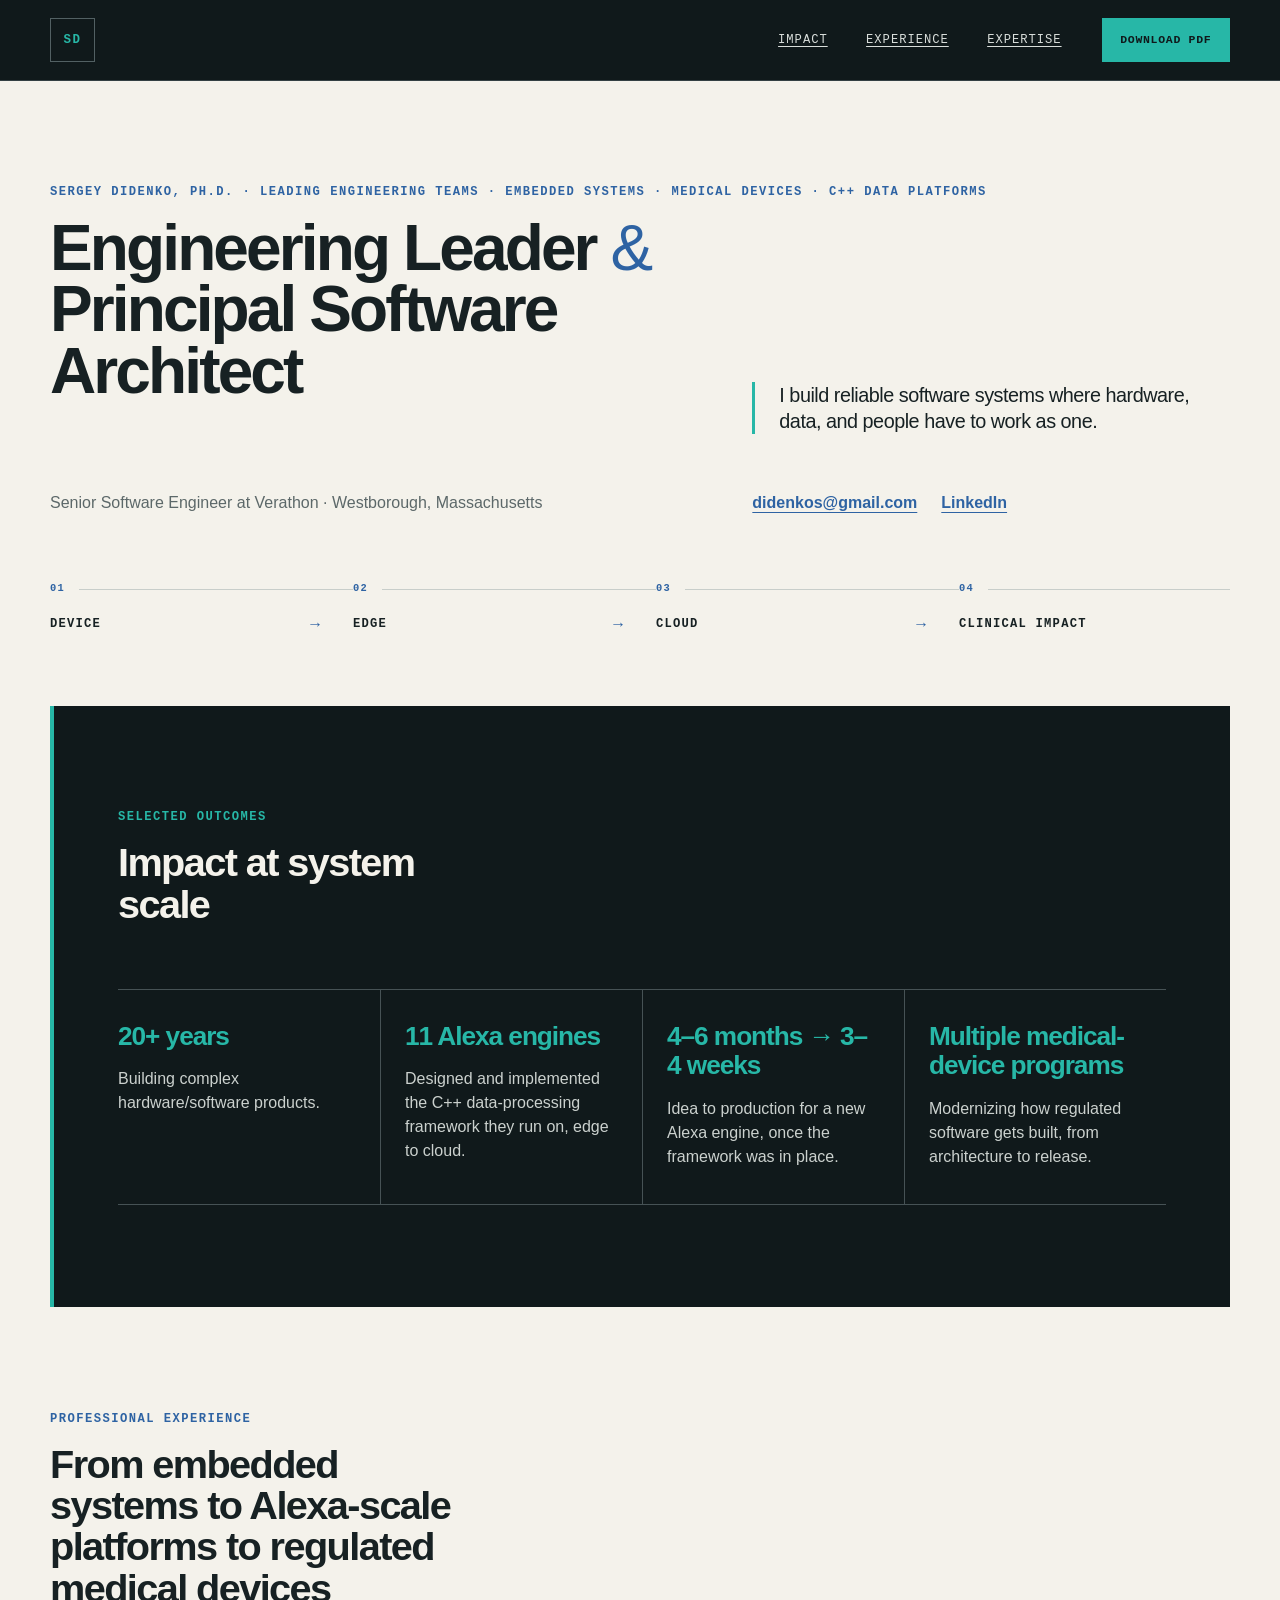
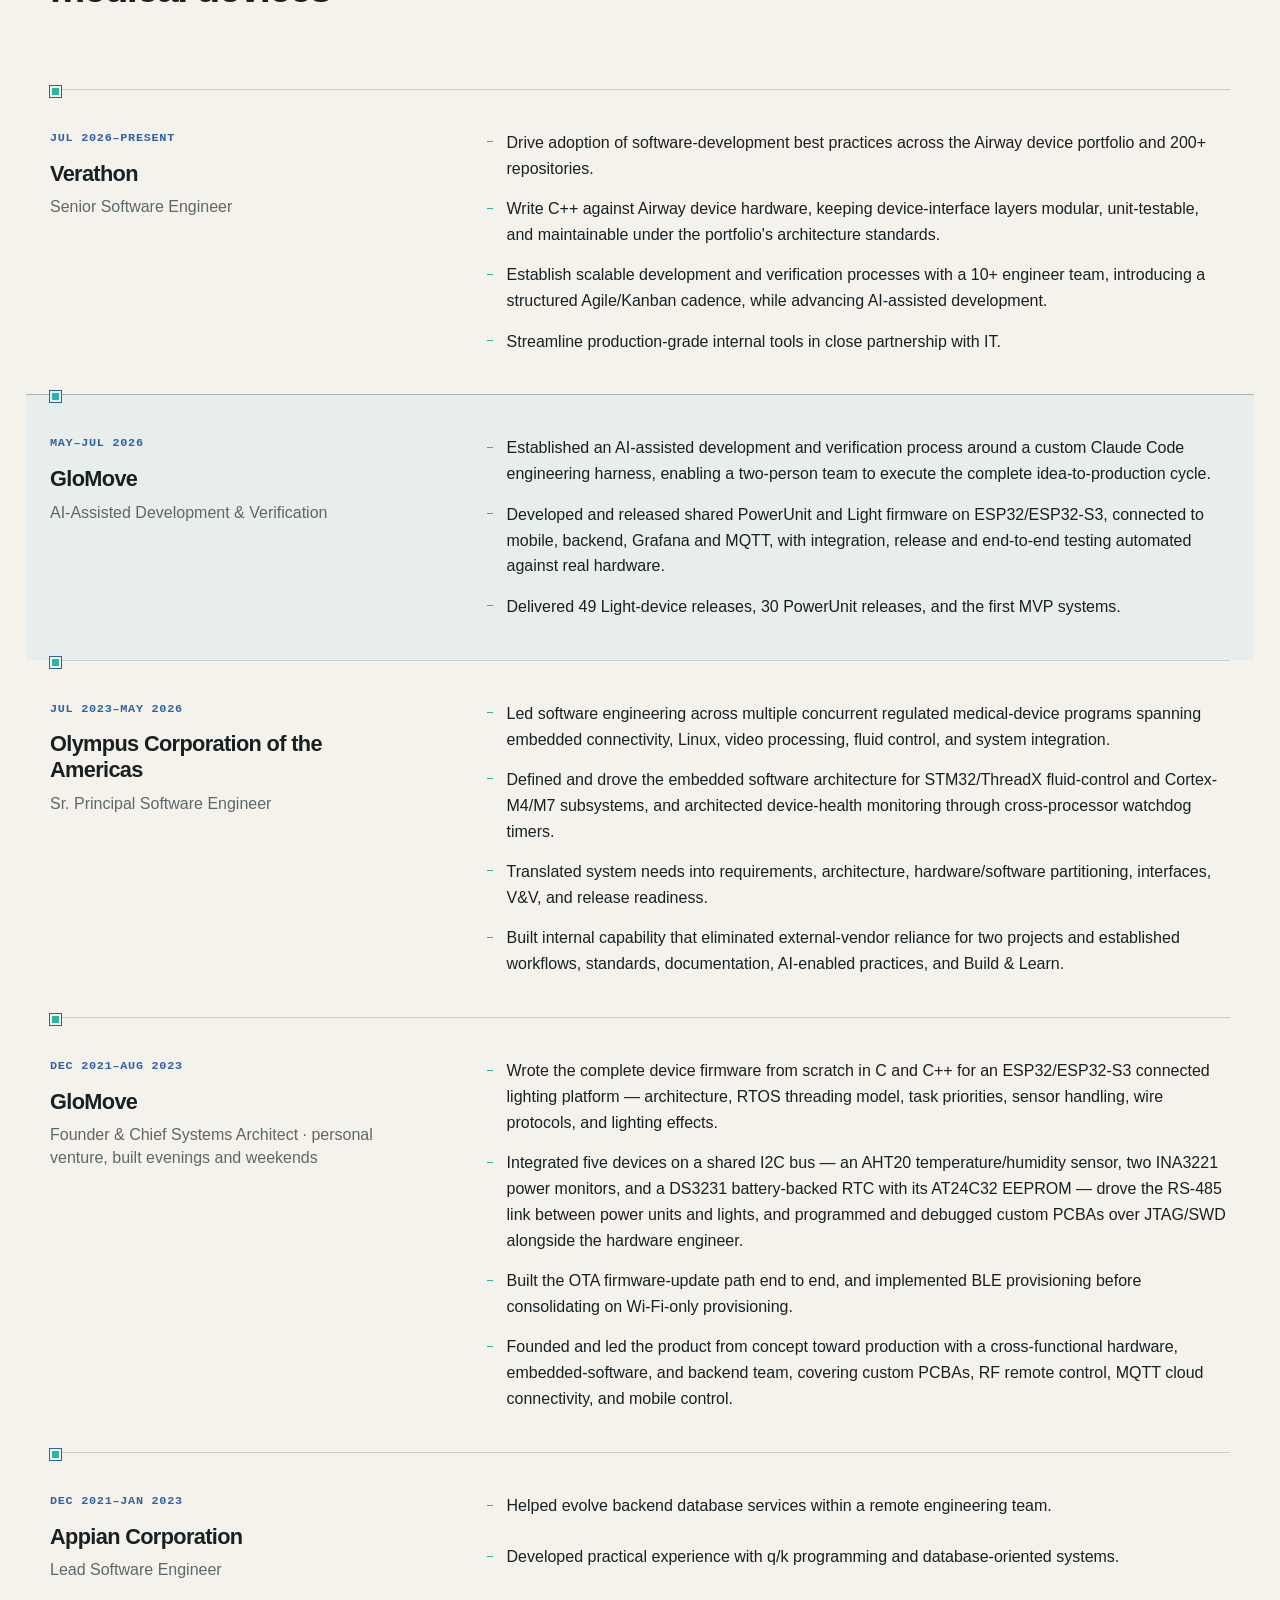
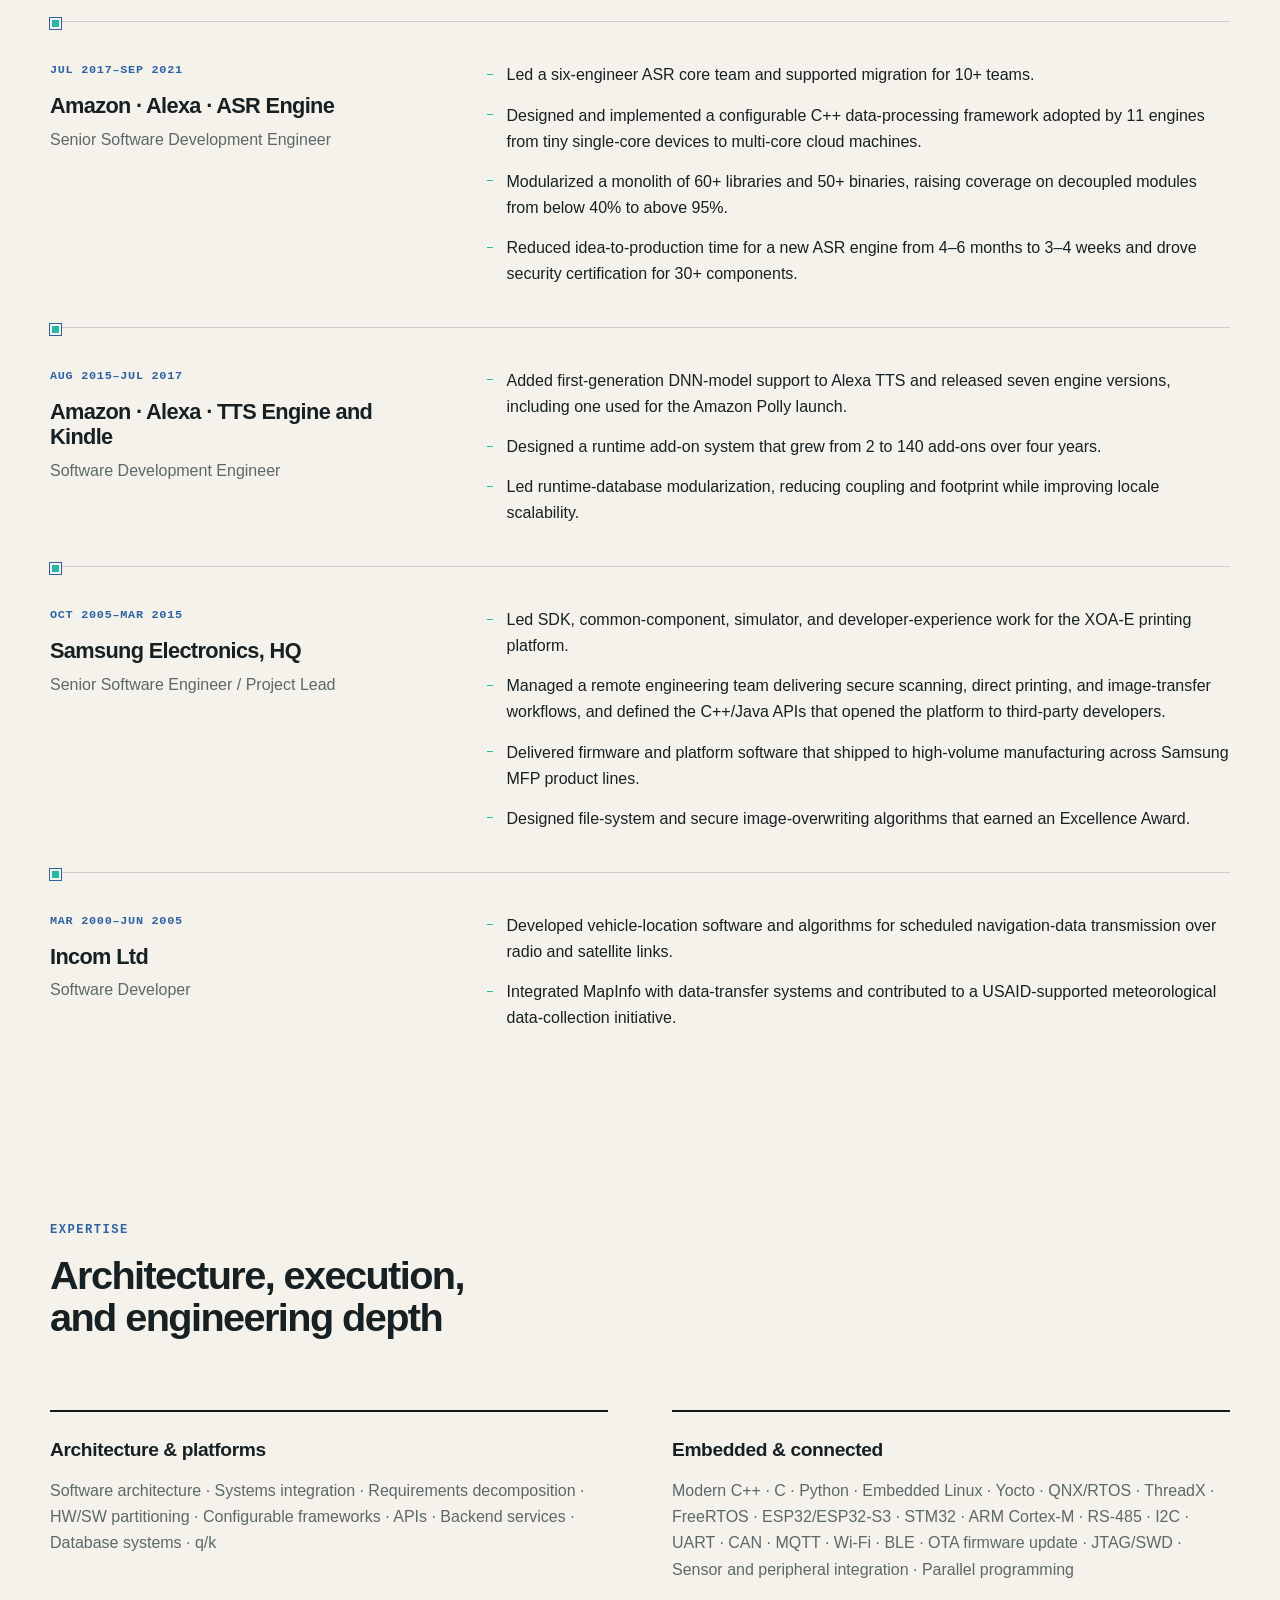
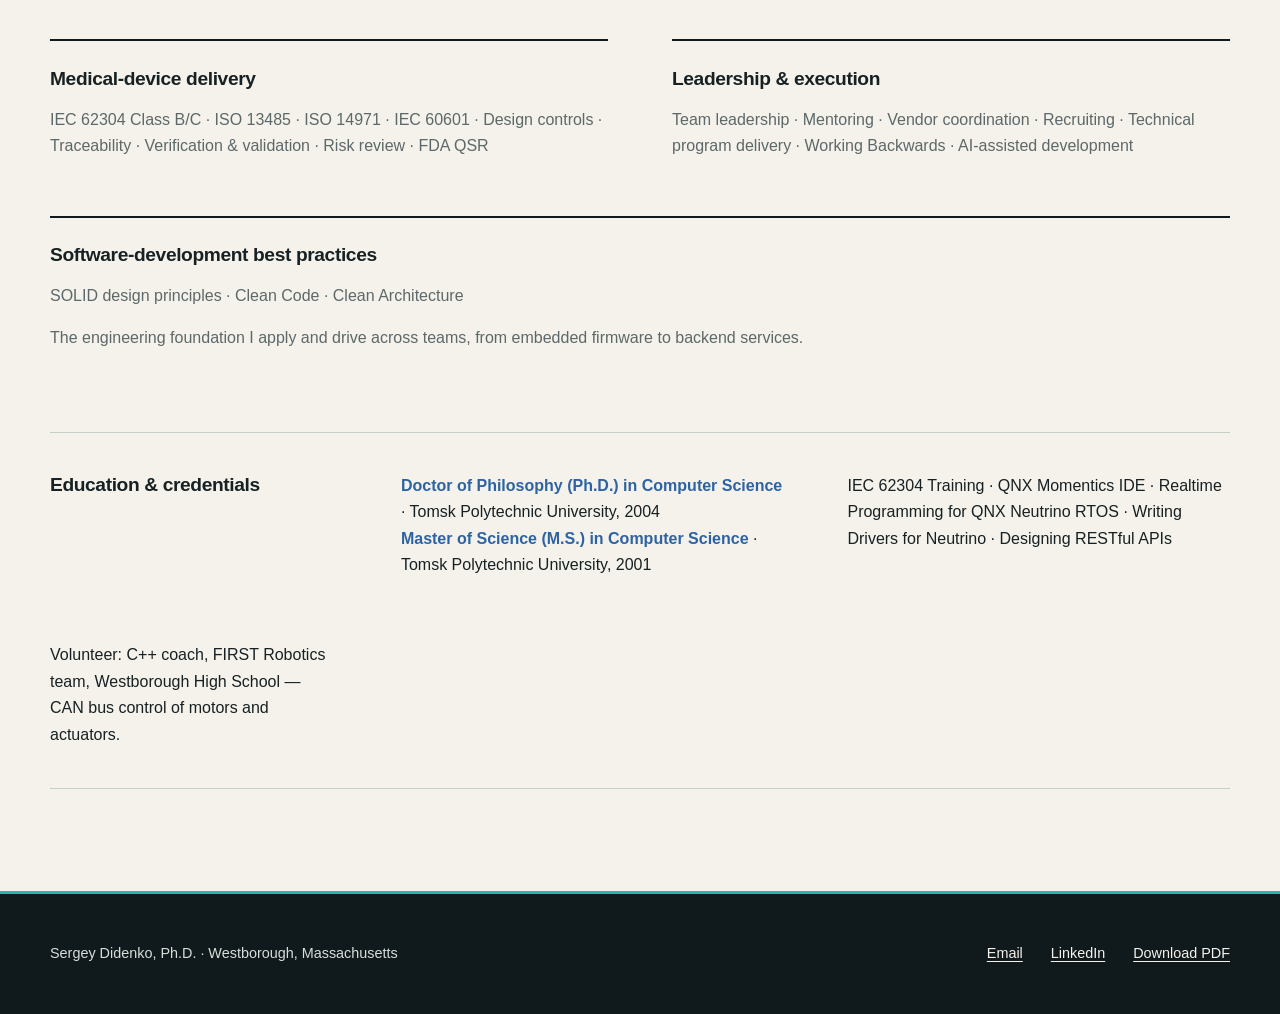
<file: index.html>
<!doctype html>
<html lang="en">
<head>
  <meta charset="utf-8">
  <meta name="viewport" content="width=device-width, initial-scale=1">
  <meta name="description" content="Sergey Didenko, Ph.D. — engineering leader and principal software architect leading teams across embedded systems, Amazon Alexa, medical devices, and C++ data platforms.">
  <title>Sergey Didenko, Ph.D. | Engineering Leader &amp; Principal Software Architect</title>
  <link rel="stylesheet" href="styles.css">
  <script src="script.js" defer></script>
</head>
<body>
  <a class="skip-link" href="#main-content">Skip to content</a>
  <header class="site-header">
    <nav aria-label="Primary navigation">
      <a class="wordmark" href="#top" aria-label="Sergey Didenko, Ph.D., back to top">SD</a>
      <div class="nav-links">
        <a href="#impact">Impact</a>
        <a href="#experience">Experience</a>
        <a href="#expertise">Expertise</a>
      </div>
      <a class="button button-primary" href="assets/Sergey_Didenko_Resume.pdf" download>Download PDF</a>
    </nav>
  </header>
  <main id="main-content">
    <section class="hero" id="top" aria-labelledby="hero-title">
      <p class="eyebrow">Sergey Didenko, Ph.D. · Leading Engineering Teams · Embedded systems · Medical devices · C++ data platforms</p>
      <h1 id="hero-title">Engineering Leader <span>&amp;</span><br>Principal Software Architect</h1>
      <p class="hero-statement">I build reliable software systems where hardware, data, and people have to work as one.</p>
      <p class="current-role">Senior Software Engineer at Verathon · Westborough, Massachusetts</p>
      <div class="contact-links" aria-label="Contact links">
        <a href="mailto:didenkos@gmail.com">didenkos@gmail.com</a>
        <a href="https://www.linkedin.com/in/didenkos">LinkedIn</a>
      </div>
      <ol class="systems-path" aria-label="Systems perspective">
        <li>Device</li><li>Edge</li><li>Cloud</li><li>Clinical Impact</li>
      </ol>
    </section>
    <section class="impact section" id="impact" aria-labelledby="impact-title">
      <p class="section-kicker">Selected outcomes</p>
      <h2 class="reveal" id="impact-title">Impact at system scale</h2>
      <div class="impact-grid">
        <article class="reveal"><strong>20+ years</strong><p>Building complex hardware/software products.</p></article>
        <article class="reveal"><strong>11 Alexa engines</strong><p>Designed and implemented the C++ data-processing framework they run on, edge to cloud.</p></article>
        <article class="reveal"><strong>4–6 months → 3–4 weeks</strong><p>Idea to production for a new Alexa engine, once the framework was in place.</p></article>
        <article class="reveal"><strong>Multiple medical-device programs</strong><p>Modernizing how regulated software gets built, from architecture to release.</p></article>
      </div>
    </section>
    <section class="experience section" id="experience" aria-labelledby="experience-title">
      <p class="section-kicker">Professional experience</p>
      <h2 class="reveal" id="experience-title">From embedded systems to Alexa-scale platforms to regulated medical devices</h2>
      <article class="experience-item reveal">
        <header><p class="date">Jul 2026–Present</p><h3>Verathon</h3><p>Senior Software Engineer</p></header>
        <ul><li>Drive adoption of software-development best practices across the Airway device portfolio and 200+ repositories.</li><li>Write C++ against Airway device hardware, keeping device-interface layers modular, unit-testable, and maintainable under the portfolio's architecture standards.</li><li>Establish scalable development and verification processes with a 10+ engineer team, introducing a structured Agile/Kanban cadence, while advancing AI-assisted development.</li><li>Streamline production-grade internal tools in close partnership with IT.</li></ul>
      </article>
      <article class="experience-item reveal featured-project">
        <header><p class="date">May–Jul 2026</p><h3>GloMove</h3><p>AI-Assisted Development &amp; Verification</p></header>
        <ul><li>Established an AI-assisted development and verification process around a custom Claude Code engineering harness, enabling a two-person team to execute the complete idea-to-production cycle.</li><li>Developed and released shared PowerUnit and Light firmware on ESP32/ESP32-S3, connected to mobile, backend, Grafana and MQTT, with integration, release and end-to-end testing automated against real hardware.</li><li>Delivered 49 Light-device releases, 30 PowerUnit releases, and the first MVP systems.</li></ul>
      </article>
      <article class="experience-item reveal">
        <header><p class="date">Jul 2023–May 2026</p><h3>Olympus Corporation of the Americas</h3><p>Sr. Principal Software Engineer</p></header>
        <ul><li>Led software engineering across multiple concurrent regulated medical-device programs spanning embedded connectivity, Linux, video processing, fluid control, and system integration.</li><li>Defined and drove the embedded software architecture for STM32/ThreadX fluid-control and Cortex-M4/M7 subsystems, and architected device-health monitoring through cross-processor watchdog timers.</li><li>Translated system needs into requirements, architecture, hardware/software partitioning, interfaces, V&amp;V, and release readiness.</li><li>Built internal capability that eliminated external-vendor reliance for two projects and established workflows, standards, documentation, AI-enabled practices, and Build &amp; Learn.</li></ul>
      </article>
      <article class="experience-item reveal">
        <header><p class="date">Dec 2021–Aug 2023</p><h3>GloMove</h3><p>Founder &amp; Chief Systems Architect · personal venture, built evenings and weekends</p></header>
        <ul><li>Wrote the complete device firmware from scratch in C and C++ for an ESP32/ESP32-S3 connected lighting platform — architecture, RTOS threading model, task priorities, sensor handling, wire protocols, and lighting effects.</li><li>Integrated five devices on a shared I2C bus — an AHT20 temperature/humidity sensor, two INA3221 power monitors, and a DS3231 battery-backed RTC with its AT24C32 EEPROM — drove the RS-485 link between power units and lights, and programmed and debugged custom PCBAs over JTAG/SWD alongside the hardware engineer.</li><li>Built the OTA firmware-update path end to end, and implemented BLE provisioning before consolidating on Wi-Fi-only provisioning.</li><li>Founded and led the product from concept toward production with a cross-functional hardware, embedded-software, and backend team, covering custom PCBAs, RF remote control, MQTT cloud connectivity, and mobile control.</li></ul>
      </article>
      <article class="experience-item reveal">
        <header><p class="date">Dec 2021–Jan 2023</p><h3>Appian Corporation</h3><p>Lead Software Engineer</p></header>
        <ul><li>Helped evolve backend database services within a remote engineering team.</li><li>Developed practical experience with q/k programming and database-oriented systems.</li></ul>
      </article>
      <article class="experience-item reveal">
        <header><p class="date">Jul 2017–Sep 2021</p><h3>Amazon · Alexa · ASR Engine</h3><p>Senior Software Development Engineer</p></header>
        <ul><li>Led a six-engineer ASR core team and supported migration for 10+ teams.</li><li>Designed and implemented a configurable C++ data-processing framework adopted by 11 engines from tiny single-core devices to multi-core cloud machines.</li><li>Modularized a monolith of 60+ libraries and 50+ binaries, raising coverage on decoupled modules from below 40% to above 95%.</li><li>Reduced idea-to-production time for a new ASR engine from 4–6 months to 3–4 weeks and drove security certification for 30+ components.</li></ul>
      </article>
      <article class="experience-item reveal">
        <header><p class="date">Aug 2015–Jul 2017</p><h3>Amazon · Alexa · TTS Engine and Kindle</h3><p>Software Development Engineer</p></header>
        <ul><li>Added first-generation DNN-model support to Alexa TTS and released seven engine versions, including one used for the Amazon Polly launch.</li><li>Designed a runtime add-on system that grew from 2 to 140 add-ons over four years.</li><li>Led runtime-database modularization, reducing coupling and footprint while improving locale scalability.</li></ul>
      </article>
      <article class="experience-item reveal">
        <header><p class="date">Oct 2005–Mar 2015</p><h3>Samsung Electronics, HQ</h3><p>Senior Software Engineer / Project Lead</p></header>
        <ul><li>Led SDK, common-component, simulator, and developer-experience work for the XOA-E printing platform.</li><li>Managed a remote engineering team delivering secure scanning, direct printing, and image-transfer workflows, and defined the C++/Java APIs that opened the platform to third-party developers.</li><li>Delivered firmware and platform software that shipped to high-volume manufacturing across Samsung MFP product lines.</li><li>Designed file-system and secure image-overwriting algorithms that earned an Excellence Award.</li></ul>
      </article>
      <article class="experience-item reveal">
        <header><p class="date">Mar 2000–Jun 2005</p><h3>Incom Ltd</h3><p>Software Developer</p></header>
        <ul><li>Developed vehicle-location software and algorithms for scheduled navigation-data transmission over radio and satellite links.</li><li>Integrated MapInfo with data-transfer systems and contributed to a USAID-supported meteorological data-collection initiative.</li></ul>
      </article>
    </section>
    <section class="expertise section" id="expertise" aria-labelledby="expertise-title">
      <p class="section-kicker">Expertise</p>
      <h2 class="reveal" id="expertise-title">Architecture, execution, and engineering depth</h2>
      <div class="expertise-grid">
        <article class="reveal"><h3>Architecture &amp; platforms</h3><p>Software architecture · Systems integration · Requirements decomposition · HW/SW partitioning · Configurable frameworks · APIs · Backend services · Database systems · q/k</p></article>
        <article class="reveal"><h3>Embedded &amp; connected</h3><p>Modern C++ · C · Python · Embedded Linux · Yocto · QNX/RTOS · ThreadX · FreeRTOS · ESP32/ESP32-S3 · STM32 · ARM Cortex-M · RS-485 · I2C · UART · CAN · MQTT · Wi-Fi · BLE · OTA firmware update · JTAG/SWD · Sensor and peripheral integration · Parallel programming</p></article>
        <article class="reveal"><h3>Medical-device delivery</h3><p>IEC 62304 Class B/C · ISO 13485 · ISO 14971 · IEC 60601 · Design controls · Traceability · Verification &amp; validation · Risk review · FDA QSR</p></article>
        <article class="reveal"><h3>Leadership &amp; execution</h3><p>Team leadership · Mentoring · Vendor coordination · Recruiting · Technical program delivery · Working Backwards · AI-assisted development</p></article>
        <article class="practice-block reveal"><h3>Software-development best practices</h3><p>SOLID design principles · Clean Code · Clean Architecture</p><p>The engineering foundation I apply and drive across teams, from embedded firmware to backend services.</p></article>
      </div>
      <div class="credentials reveal">
        <h3>Education &amp; credentials</h3>
        <p><strong>Doctor of Philosophy (Ph.D.) in Computer Science</strong> · Tomsk Polytechnic University, 2004<br><strong>Master of Science (M.S.) in Computer Science</strong> · Tomsk Polytechnic University, 2001</p>
        <p>IEC 62304 Training · QNX Momentics IDE · Realtime Programming for QNX Neutrino RTOS · Writing Drivers for Neutrino · Designing RESTful APIs</p><p>Volunteer: C++ coach, FIRST Robotics team, Westborough High School — CAN bus control of motors and actuators.</p>
      </div>
    </section>
  </main>
  <footer>
    <p>Sergey Didenko, Ph.D. · Westborough, Massachusetts</p>
    <div><a href="mailto:didenkos@gmail.com">Email</a><a href="https://www.linkedin.com/in/didenkos">LinkedIn</a><a href="assets/Sergey_Didenko_Resume.pdf" download>Download PDF</a></div>
  </footer>
</body>
</html>
</file>
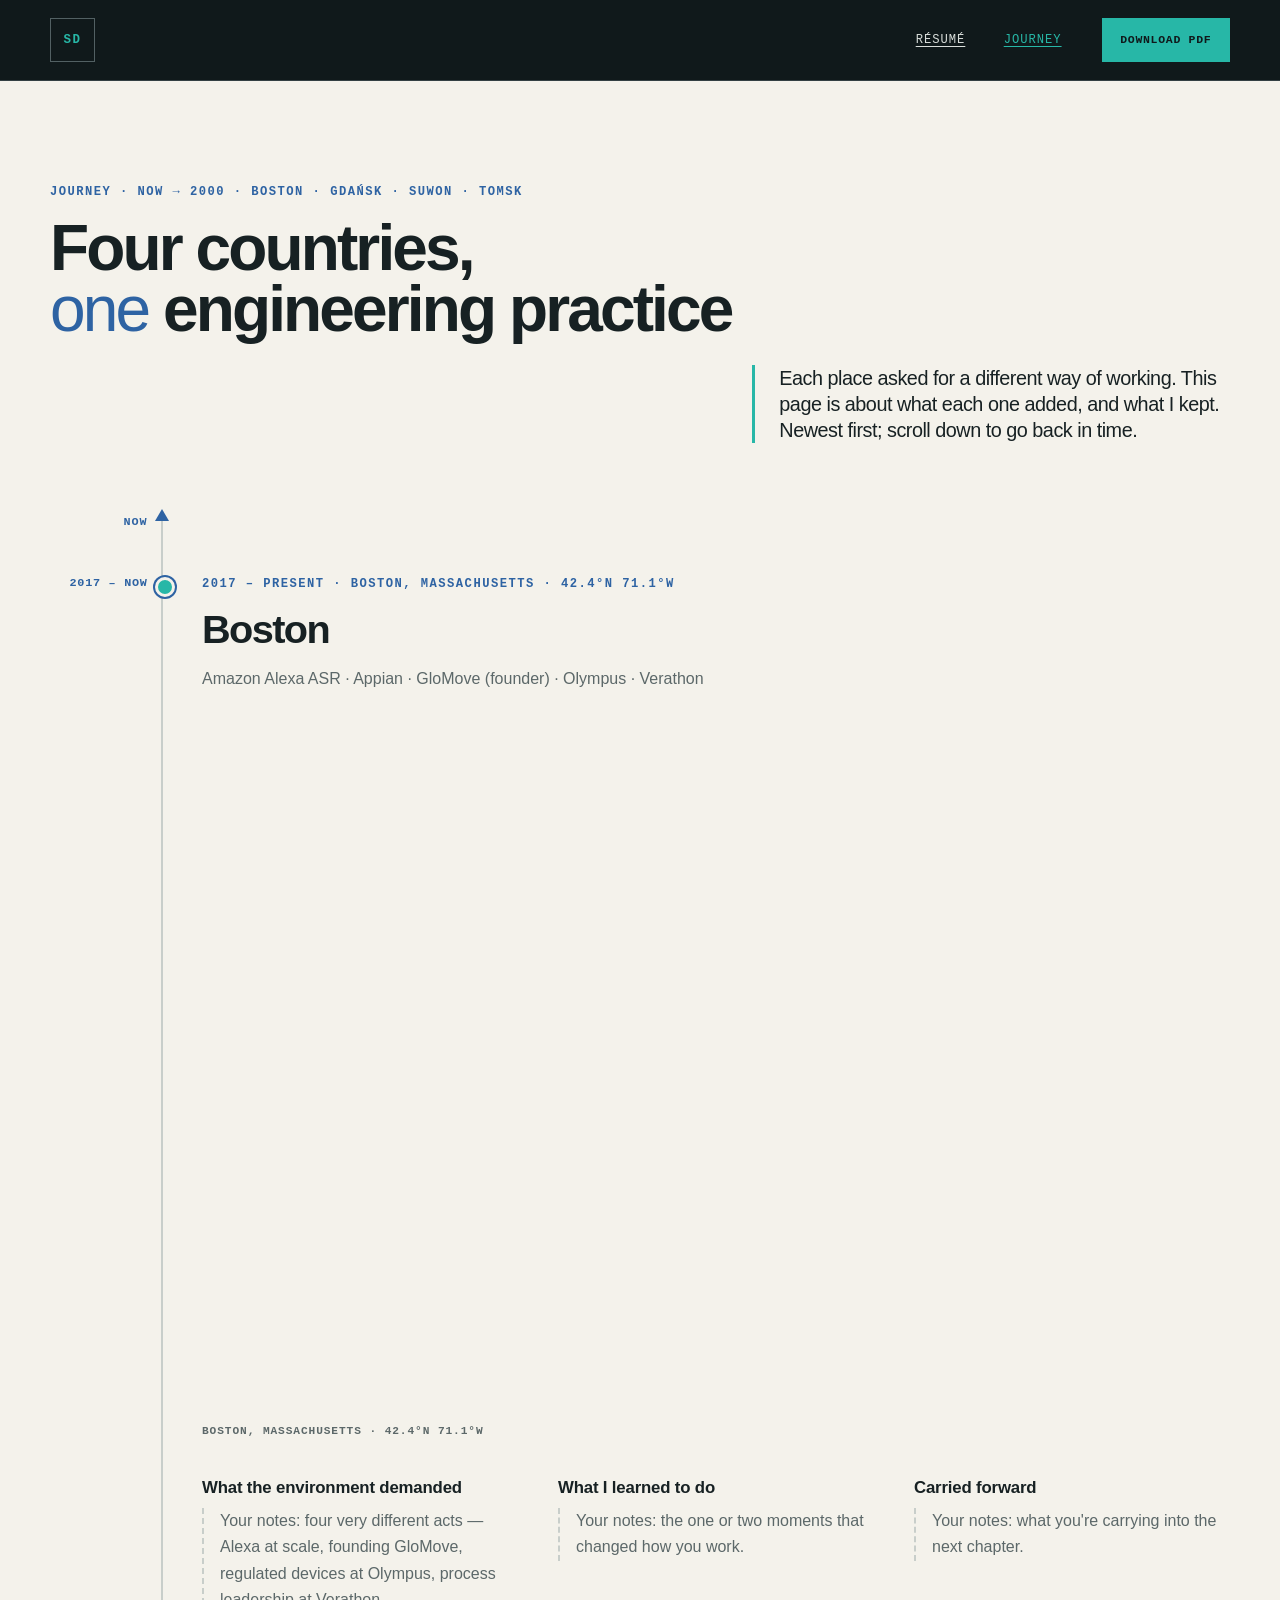
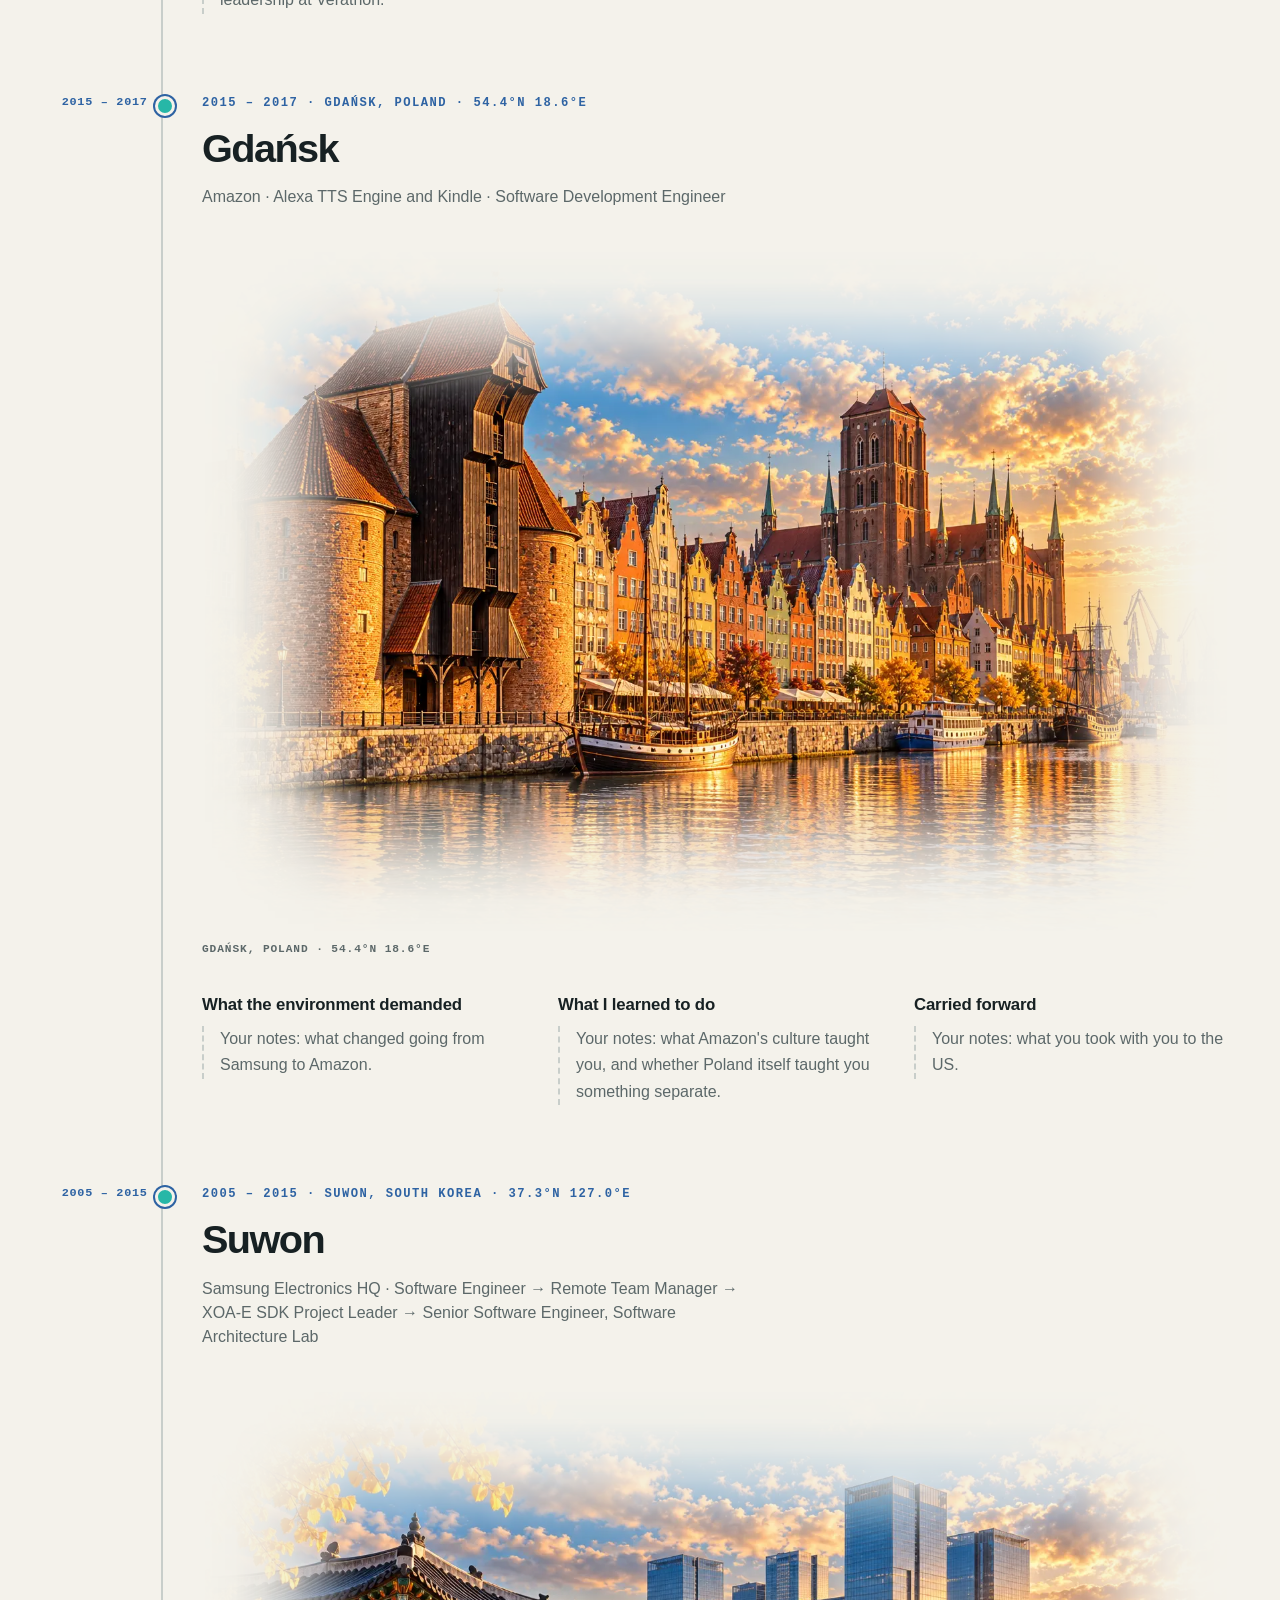
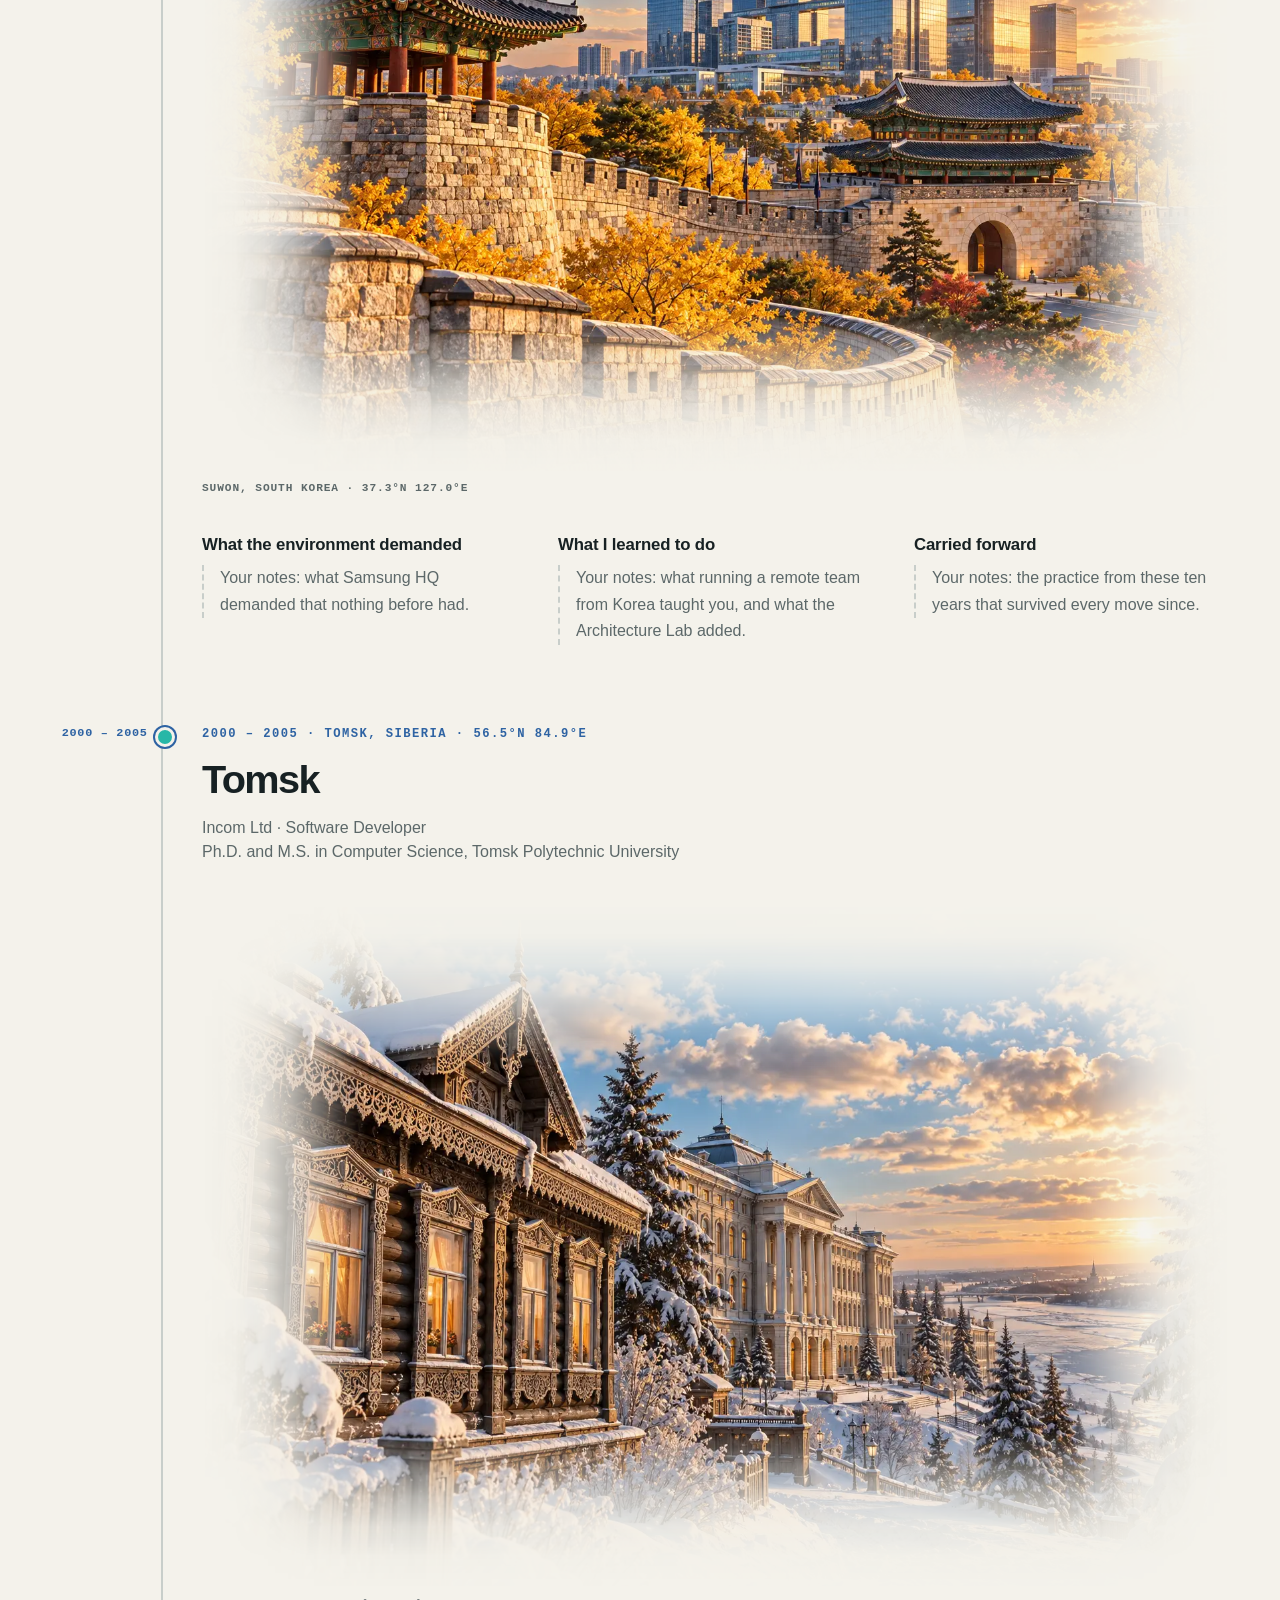
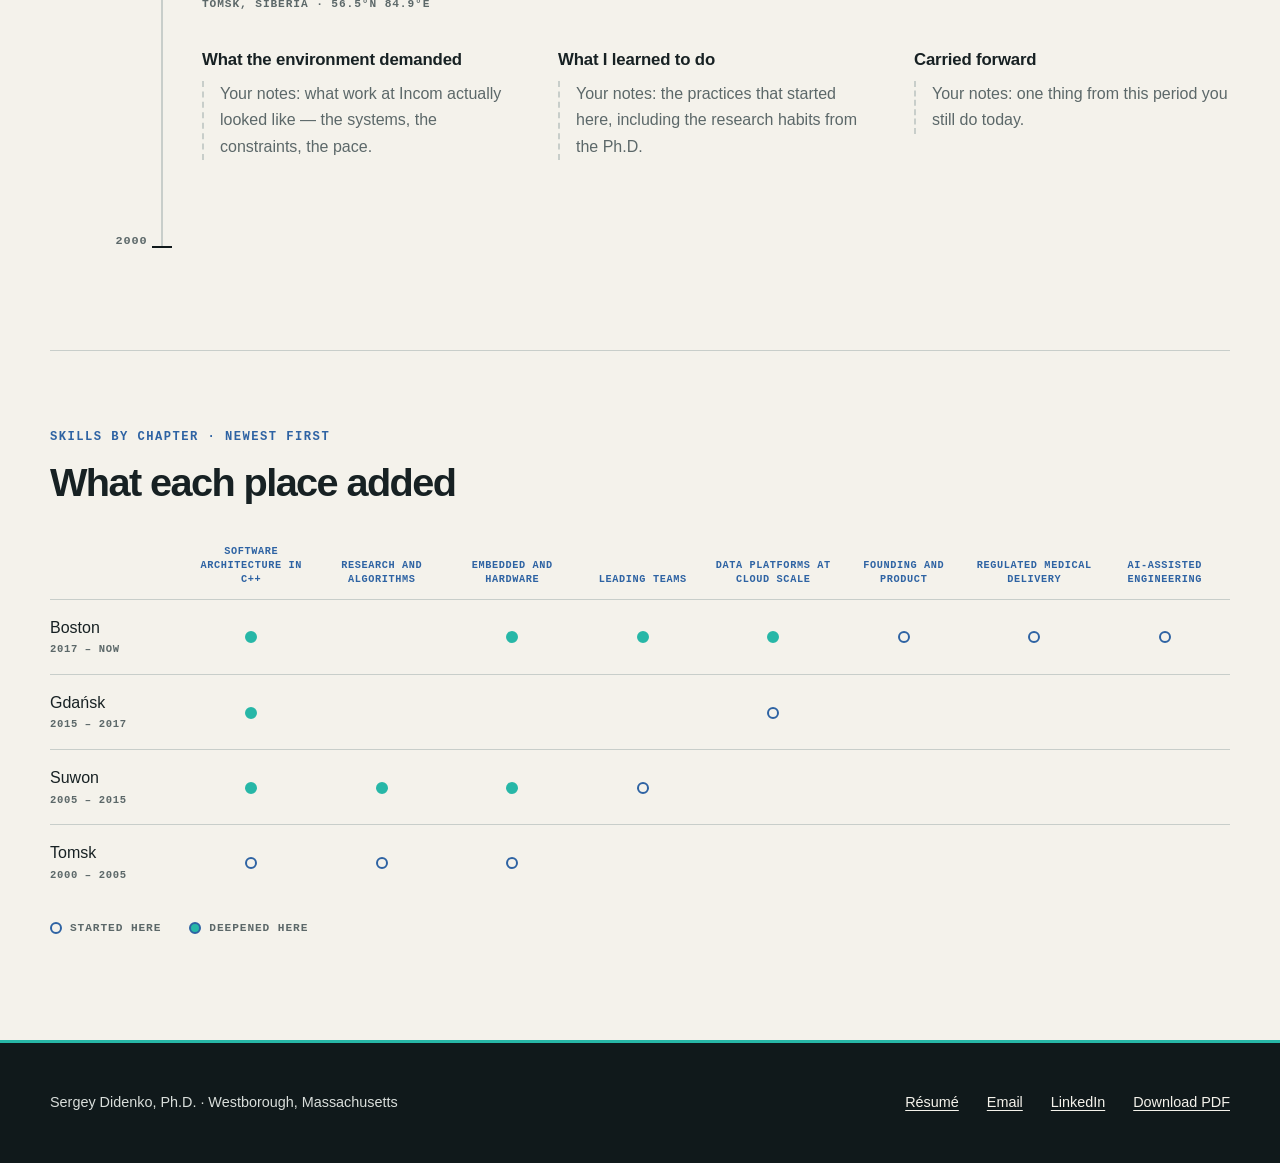
<file: journey/index.html>
<!doctype html>
<html lang="en">
<head>
  <meta charset="utf-8">
  <meta name="viewport" content="width=device-width, initial-scale=1">
  <meta name="description" content="Sergey Didenko's engineering journey across four countries, newest first: Boston, Gdańsk, Suwon, and Tomsk — what each place demanded, what he learned there, and what he carried forward.">
  <title>Journey | Sergey Didenko, Ph.D.</title>
  <link rel="stylesheet" href="../styles.css">
  <link rel="stylesheet" href="journey.css">
  <script src="../script.js" defer></script>
</head>
<body>
  <a class="skip-link" href="#main-content">Skip to content</a>
  <header class="site-header">
    <nav aria-label="Primary navigation">
      <a class="wordmark" href="../" aria-label="Sergey Didenko, Ph.D., back to the résumé">SD</a>
      <div class="nav-links">
        <a href="../">Résumé</a>
        <a href="./" aria-current="page">Journey</a>
      </div>
      <a class="button button-primary" href="../assets/Sergey_Didenko_Resume.pdf" download>Download PDF</a>
    </nav>
  </header>
  <main id="main-content">
    <section class="hero journey-hero" id="top" aria-labelledby="hero-title">
      <p class="eyebrow">Journey · Now → 2000 · Boston · Gdańsk · Suwon · Tomsk</p>
      <h1 id="hero-title">Four countries,<br><span>one</span> engineering practice</h1>
      <p class="hero-statement">Each place asked for a different way of working. This page is about what each one added, and what I kept. Newest first; scroll down to go back in time.</p>
    </section>

    <section class="section timeline-section" aria-label="Timeline, newest first">
      <div class="timeline">
        <p class="timeline-now" aria-hidden="true">Now</p>

        <article class="chapter" id="boston" aria-labelledby="boston-title">
          <div class="chapter-marker" aria-hidden="true"><span>2017 – now</span></div>
          <div class="chapter-content">
            <header class="reveal">
              <p class="section-kicker">2017 – present · Boston, Massachusetts · 42.4°N 71.1°W</p>
              <h2 id="boston-title">Boston</h2>
              <p class="chapter-role">Amazon Alexa ASR · Appian · GloMove (founder) · Olympus · Verathon</p>
            </header>
            <figure class="chapter-figure reveal">
              <picture>
                <source type="image/webp" srcset="../assets/journey/boston-640.webp 640w, ../assets/journey/boston-1024.webp 1024w, ../assets/journey/boston-1536.webp 1536w" sizes="(max-width: 760px) calc(100vw - 4rem), min(calc(100vw - 13.5rem), 1028px)">
                <img src="../assets/journey/boston-1024.jpg" width="1536" height="1024" alt="Painted view of Boston in autumn: the Zakim bridge over the Charles River, a white sailboat, the Custom House tower and downtown skyline, and red-brick brownstones under maples." loading="eager" decoding="async">
              </picture>
              <figcaption>Boston, Massachusetts · 42.4°N 71.1°W</figcaption>
            </figure>
            <div class="chapter-notes reveal">
              <div><h3>What the environment demanded</h3><p class="placeholder">Your notes: four very different acts — Alexa at scale, founding GloMove, regulated devices at Olympus, process leadership at Verathon.</p></div>
              <div><h3>What I learned to do</h3><p class="placeholder">Your notes: the one or two moments that changed how you work.</p></div>
              <div><h3>Carried forward</h3><p class="placeholder">Your notes: what you're carrying into the next chapter.</p></div>
            </div>
          </div>
        </article>

        <article class="chapter" id="gdansk" aria-labelledby="gdansk-title">
          <div class="chapter-marker" aria-hidden="true"><span>2015 – 2017</span></div>
          <div class="chapter-content">
            <header class="reveal">
              <p class="section-kicker">2015 – 2017 · Gdańsk, Poland · 54.4°N 18.6°E</p>
              <h2 id="gdansk-title">Gdańsk</h2>
              <p class="chapter-role">Amazon · Alexa TTS Engine and Kindle · Software Development Engineer</p>
            </header>
            <figure class="chapter-figure reveal">
              <picture>
                <source type="image/webp" srcset="../assets/journey/gdansk-640.webp 640w, ../assets/journey/gdansk-1024.webp 1024w, ../assets/journey/gdansk-1536.webp 1536w" sizes="(max-width: 760px) calc(100vw - 4rem), min(calc(100vw - 13.5rem), 1028px)">
                <img src="../assets/journey/gdansk-1024.jpg" width="1536" height="1024" alt="Painted view of Gdańsk at golden hour: the medieval wooden Żuraw crane, colourful gabled townhouses along the Motława river, the brick tower of St. Mary's church, and shipyard cranes on the horizon." loading="lazy" decoding="async">
              </picture>
              <figcaption>Gdańsk, Poland · 54.4°N 18.6°E</figcaption>
            </figure>
            <div class="chapter-notes reveal">
              <div><h3>What the environment demanded</h3><p class="placeholder">Your notes: what changed going from Samsung to Amazon.</p></div>
              <div><h3>What I learned to do</h3><p class="placeholder">Your notes: what Amazon's culture taught you, and whether Poland itself taught you something separate.</p></div>
              <div><h3>Carried forward</h3><p class="placeholder">Your notes: what you took with you to the US.</p></div>
            </div>
          </div>
        </article>

        <article class="chapter" id="suwon" aria-labelledby="suwon-title">
          <div class="chapter-marker" aria-hidden="true"><span>2005 – 2015</span></div>
          <div class="chapter-content">
            <header class="reveal">
              <p class="section-kicker">2005 – 2015 · Suwon, South Korea · 37.3°N 127.0°E</p>
              <h2 id="suwon-title">Suwon</h2>
              <p class="chapter-role">Samsung Electronics HQ · Software Engineer → Remote Team Manager → XOA-E SDK Project Leader → Senior Software Engineer, Software Architecture Lab</p>
            </header>
            <figure class="chapter-figure reveal">
              <picture>
                <source type="image/webp" srcset="../assets/journey/suwon-640.webp 640w, ../assets/journey/suwon-1024.webp 1024w, ../assets/journey/suwon-1536.webp 1536w" sizes="(max-width: 760px) calc(100vw - 4rem), min(calc(100vw - 13.5rem), 1028px)">
                <img src="../assets/journey/suwon-1024.jpg" width="1536" height="1024" alt="Painted view of Suwon in autumn: the stone wall and pavilion of Hwaseong Fortress, the Paldalmun gate, golden ginkgo trees, and the glass towers of the Samsung campus behind." loading="lazy" decoding="async">
              </picture>
              <figcaption>Suwon, South Korea · 37.3°N 127.0°E</figcaption>
            </figure>
            <div class="chapter-notes reveal">
              <div><h3>What the environment demanded</h3><p class="placeholder">Your notes: what Samsung HQ demanded that nothing before had.</p></div>
              <div><h3>What I learned to do</h3><p class="placeholder">Your notes: what running a remote team from Korea taught you, and what the Architecture Lab added.</p></div>
              <div><h3>Carried forward</h3><p class="placeholder">Your notes: the practice from these ten years that survived every move since.</p></div>
            </div>
          </div>
        </article>

        <article class="chapter" id="tomsk" aria-labelledby="tomsk-title">
          <div class="chapter-marker" aria-hidden="true"><span>2000 – 2005</span></div>
          <div class="chapter-content">
            <header class="reveal">
              <p class="section-kicker">2000 – 2005 · Tomsk, Siberia · 56.5°N 84.9°E</p>
              <h2 id="tomsk-title">Tomsk</h2>
              <p class="chapter-role">Incom Ltd · Software Developer<br>Ph.D. and M.S. in Computer Science, Tomsk Polytechnic University</p>
            </header>
            <figure class="chapter-figure reveal">
              <picture>
                <source type="image/webp" srcset="../assets/journey/tomsk-640.webp 640w, ../assets/journey/tomsk-1024.webp 1024w, ../assets/journey/tomsk-1536.webp 1536w" sizes="(max-width: 760px) calc(100vw - 4rem), min(calc(100vw - 13.5rem), 1028px)">
                <img src="../assets/journey/tomsk-1024.jpg" width="1536" height="1024" alt="Painted view of Tomsk in winter: an ornate carved wooden house with lit windows, the columned façade of Tomsk Polytechnic University, snow-covered pines, and the frozen Tom river at sunset." loading="lazy" decoding="async">
              </picture>
              <figcaption>Tomsk, Siberia · 56.5°N 84.9°E</figcaption>
            </figure>
            <div class="chapter-notes reveal">
              <div><h3>What the environment demanded</h3><p class="placeholder">Your notes: what work at Incom actually looked like — the systems, the constraints, the pace.</p></div>
              <div><h3>What I learned to do</h3><p class="placeholder">Your notes: the practices that started here, including the research habits from the Ph.D.</p></div>
              <div><h3>Carried forward</h3><p class="placeholder">Your notes: one thing from this period you still do today.</p></div>
            </div>
          </div>
        </article>

        <p class="timeline-start" aria-hidden="true">2000</p>
      </div>
    </section>

    <section class="skills section" id="skills" aria-labelledby="skills-title">
      <p class="section-kicker">Skills by chapter · newest first</p>
      <h2 class="reveal" id="skills-title">What each place added</h2>
      <div class="table-scroll reveal">
        <table class="skills-grid">
          <thead>
            <tr>
              <th scope="col"><span class="sr-only">Chapter</span></th>
              <th scope="col">Software architecture in C++</th>
              <th scope="col">Research and algorithms</th>
              <th scope="col">Embedded and hardware</th>
              <th scope="col">Leading teams</th>
              <th scope="col">Data platforms at cloud scale</th>
              <th scope="col">Founding and product</th>
              <th scope="col">Regulated medical delivery</th>
              <th scope="col">AI-assisted engineering</th>
            </tr>
          </thead>
          <tbody>
            <tr><th scope="row">Boston <span>2017 – now</span></th><td data-level="deepened"><span class="sr-only">Deepened</span></td><td></td><td data-level="deepened"><span class="sr-only">Deepened</span></td><td data-level="deepened"><span class="sr-only">Deepened</span></td><td data-level="deepened"><span class="sr-only">Deepened</span></td><td data-level="started"><span class="sr-only">Started</span></td><td data-level="started"><span class="sr-only">Started</span></td><td data-level="started"><span class="sr-only">Started</span></td></tr>
            <tr><th scope="row">Gdańsk <span>2015 – 2017</span></th><td data-level="deepened"><span class="sr-only">Deepened</span></td><td></td><td></td><td></td><td data-level="started"><span class="sr-only">Started</span></td><td></td><td></td><td></td></tr>
            <tr><th scope="row">Suwon <span>2005 – 2015</span></th><td data-level="deepened"><span class="sr-only">Deepened</span></td><td data-level="deepened"><span class="sr-only">Deepened</span></td><td data-level="deepened"><span class="sr-only">Deepened</span></td><td data-level="started"><span class="sr-only">Started</span></td><td></td><td></td><td></td><td></td></tr>
            <tr><th scope="row">Tomsk <span>2000 – 2005</span></th><td data-level="started"><span class="sr-only">Started</span></td><td data-level="started"><span class="sr-only">Started</span></td><td data-level="started"><span class="sr-only">Started</span></td><td></td><td></td><td></td><td></td><td></td></tr>
          </tbody>
        </table>
      </div>
      <p class="skills-legend reveal"><span class="legend-started">Started here</span><span class="legend-deepened">Deepened here</span></p>
    </section>
  </main>
  <footer>
    <p>Sergey Didenko, Ph.D. · Westborough, Massachusetts</p>
    <div><a href="../">Résumé</a><a href="mailto:didenkos@gmail.com">Email</a><a href="https://www.linkedin.com/in/didenkos">LinkedIn</a><a href="../assets/Sergey_Didenko_Resume.pdf" download>Download PDF</a></div>
  </footer>
</body>
</html>
</file>
<file: styles.css>
:root {
  --graphite: #10191b;
  --ivory: #f4f2eb;
  --signal: #27b7a7;
  --technical-blue: #2e63a3;
  --ink: #172123;
  --muted: #5c6869;
  --line: #c8ceca;
  --surface: #ffffff;
  --display: "Aptos Display", "Segoe UI", Inter, Arial, sans-serif;
  --body: Aptos, "Segoe UI", Inter, Arial, sans-serif;
  --mono: "SFMono-Regular", Consolas, "Liberation Mono", monospace;
  --content: 1180px;
  color-scheme: light;
}

* { box-sizing: border-box; }

html {
  overflow-x: hidden;
  scroll-behavior: smooth;
}

body {
  margin: 0;
  color: var(--ink);
  background: var(--ivory);
  font-family: var(--body);
  font-size: 1rem;
  line-height: 1.65;
  text-rendering: optimizeLegibility;
}

a {
  color: inherit;
  text-decoration-thickness: 1px;
  text-underline-offset: 0.22em;
}

a:hover { text-decoration-thickness: 2px; }

:focus-visible {
  outline: 3px solid var(--graphite);
  outline-offset: 3px;
  box-shadow: 0 0 0 3px var(--surface);
}

::selection {
  color: var(--graphite);
  background: var(--signal);
}

.skip-link {
  position: fixed;
  z-index: 100;
  top: 0.75rem;
  left: 0.75rem;
  padding: 0.7rem 1rem;
  color: var(--graphite);
  background: var(--signal);
  font-weight: 800;
  transform: translateY(-180%);
}

.skip-link:focus { transform: translateY(0); }

.site-header {
  position: relative;
  z-index: 10;
  color: var(--ivory);
  background: var(--graphite);
  border-bottom: 1px solid #344043;
}

.site-header nav {
  width: min(calc(100% - 4rem), var(--content));
  min-height: 5rem;
  margin: 0 auto;
  display: grid;
  grid-template-columns: auto 1fr auto;
  align-items: center;
  gap: 2.5rem;
}

.wordmark {
  width: 2.8rem;
  height: 2.8rem;
  display: grid;
  place-items: center;
  border: 1px solid #526063;
  color: var(--signal);
  font-family: var(--mono);
  font-size: 0.78rem;
  font-weight: 800;
  letter-spacing: 0.12em;
  text-decoration: none;
}

.nav-links {
  justify-self: end;
  display: flex;
  align-items: center;
  gap: clamp(1.25rem, 3vw, 2.5rem);
  font-family: var(--mono);
  font-size: 0.76rem;
  letter-spacing: 0.08em;
  text-transform: uppercase;
}

.nav-links a { color: #d9dedb; }

.button {
  display: inline-flex;
  min-height: 2.75rem;
  align-items: center;
  justify-content: center;
  padding: 0.65rem 1.1rem;
  border: 1px solid currentColor;
  font-family: var(--mono);
  font-size: 0.72rem;
  font-weight: 800;
  letter-spacing: 0.06em;
  line-height: 1.2;
  text-decoration: none;
  text-transform: uppercase;
}

.button-primary {
  color: var(--graphite);
  background: var(--signal);
  border-color: var(--signal);
}

main { overflow: hidden; }

.hero {
  width: min(calc(100% - 4rem), var(--content));
  min-height: 38rem;
  margin: 0 auto;
  padding: clamp(4.5rem, 8vw, 8rem) 0 4.5rem;
  display: grid;
  grid-template-columns: repeat(12, minmax(0, 1fr));
  column-gap: 1.5rem;
  align-content: center;
}

.eyebrow,
.section-kicker {
  margin: 0 0 1rem;
  color: var(--technical-blue);
  font-family: var(--mono);
  font-size: 0.76rem;
  font-weight: 800;
  letter-spacing: 0.12em;
  line-height: 1.5;
  text-transform: uppercase;
}

.hero .eyebrow { grid-column: 1 / -1; }

.hero h1 {
  grid-column: 1 / 10;
  margin: 0;
  max-width: 17ch;
  font-family: var(--display);
  font-size: clamp(3.2rem, 5vw, 4.6rem);
  font-weight: 720;
  letter-spacing: -0.045em;
  line-height: 0.96;
}

.hero h1 span {
  color: var(--technical-blue);
  font-weight: 400;
}

.hero-statement {
  grid-column: 8 / -1;
  margin: -1.25rem 0 0;
  padding-left: 1.5rem;
  border-left: 3px solid var(--signal);
  font-family: var(--display);
  font-size: clamp(1.15rem, 1.55vw, 1.45rem);
  font-weight: 520;
  letter-spacing: -0.025em;
  line-height: 1.32;
}

.current-role {
  grid-column: 1 / 7;
  margin: 3.5rem 0 0;
  color: var(--muted);
  font-size: 1rem;
}

.contact-links {
  grid-column: 8 / -1;
  align-self: end;
  display: flex;
  flex-wrap: wrap;
  gap: 0.75rem 1.5rem;
  margin-top: 3.5rem;
  color: var(--technical-blue);
  font-weight: 700;
}

.systems-path {
  grid-column: 1 / -1;
  position: relative;
  margin: 4.5rem 0 0;
  padding: 1.5rem 0 0;
  display: grid;
  grid-template-columns: repeat(4, 1fr);
  gap: 2rem;
  border-top: 1px solid var(--line);
  list-style: none;
  counter-reset: path-step;
}

.systems-path li {
  position: relative;
  color: var(--ink);
  font-family: var(--mono);
  font-size: 0.76rem;
  font-weight: 800;
  letter-spacing: 0.1em;
  text-transform: uppercase;
  counter-increment: path-step;
}

.systems-path li::before {
  content: "0" counter(path-step);
  position: absolute;
  top: -2.1rem;
  left: 0;
  min-width: 1.8rem;
  color: var(--technical-blue);
  background: var(--ivory);
  font-size: 0.65rem;
}

.systems-path li::after {
  content: "→";
  position: absolute;
  top: -0.1rem;
  right: 0;
  color: var(--technical-blue);
  font-size: 1rem;
}

.systems-path li:last-child::after { content: ""; }

.section {
  width: min(calc(100% - 4rem), var(--content));
  margin: 0 auto;
  padding: clamp(4.5rem, 8vw, 8rem) 0;
}

.section h2 {
  max-width: 20ch;
  margin: 0;
  font-family: var(--display);
  font-size: clamp(1.75rem, 3.1vw, 2.9rem);
  font-weight: 720;
  letter-spacing: -0.04em;
  line-height: 1.04;
}

.impact {
  position: relative;
  width: min(calc(100% - 4rem), var(--content));
  padding: clamp(4.5rem, 8vw, 6.5rem) clamp(2rem, 5vw, 4.5rem);
  color: var(--ivory);
  background: var(--graphite);
  border-left: 4px solid var(--signal);
}

.impact .section-kicker { color: var(--signal); }

.impact h2 { max-width: 14ch; }

.impact-grid {
  margin-top: 4rem;
  display: grid;
  grid-template-columns: repeat(4, minmax(0, 1fr));
  border-top: 1px solid #465255;
  border-bottom: 1px solid #465255;
}

.impact-grid article {
  min-width: 0;
  padding: 2rem 1.5rem 2.2rem 0;
}

.impact-grid article + article {
  padding-left: 1.5rem;
  border-left: 1px solid #465255;
}

.impact-grid strong {
  display: block;
  color: var(--signal);
  font-family: var(--display);
  font-size: clamp(1.55rem, 2.05vw, 2.05rem);
  font-weight: 680;
  letter-spacing: -0.04em;
  line-height: 1.12;
}

.impact-grid p {
  margin: 1rem 0 0;
  color: #cbd1ce;
  font-size: 1rem;
  line-height: 1.5;
}

.experience { padding-bottom: 3rem; }

.experience > h2 { margin-bottom: 5rem; }

.experience-item {
  position: relative;
  padding: 2.5rem 0;
  display: grid;
  grid-template-columns: minmax(15rem, 0.75fr) 1.55fr;
  gap: clamp(2rem, 6vw, 6rem);
  border-top: 1px solid var(--line);
}

.experience-item::before {
  content: "";
  position: absolute;
  top: -4px;
  left: 0;
  width: 7px;
  height: 7px;
  background: var(--signal);
  border: 2px solid var(--ivory);
  box-shadow: 0 0 0 1px var(--technical-blue);
}

.experience-item header { min-width: 0; }

.experience-item .date {
  margin: 0 0 0.85rem;
  color: var(--technical-blue);
  font-family: var(--mono);
  font-size: 0.74rem;
  font-weight: 800;
  letter-spacing: 0.06em;
  line-height: 1.45;
  text-transform: uppercase;
}

.experience-item h3 {
  margin: 0;
  font-family: var(--display);
  font-size: clamp(1.2rem, 1.7vw, 1.55rem);
  font-weight: 720;
  letter-spacing: -0.03em;
  line-height: 1.18;
}

.experience-item header > p:last-child {
  margin: 0.55rem 0 0;
  color: var(--muted);
  line-height: 1.45;
}

.experience-item ul {
  margin: 0;
  padding: 0;
  display: grid;
  gap: 0.9rem;
  list-style: none;
}

.experience-item li {
  position: relative;
  padding-left: 1.25rem;
  font-size: 1rem;
  line-height: 1.62;
}

.experience-item li::before {
  content: "";
  position: absolute;
  top: 0.72em;
  left: 0;
  width: 0.38rem;
  height: 1px;
  background: var(--signal);
}

.featured-project {
  margin: 0 -1.5rem;
  padding-right: 1.5rem;
  padding-left: 1.5rem;
  background: #e7eeeb;
  border-top-color: #a6b6b1;
}

.featured-project::before {
  left: 1.5rem;
  border-color: #e7eeeb;
}

.expertise { padding-top: clamp(4.5rem, 8vw, 7rem); }

.expertise > h2 { margin-bottom: 4.5rem; }

.expertise-grid {
  display: grid;
  grid-template-columns: repeat(2, minmax(0, 1fr));
  gap: 3.5rem 4rem;
}

.expertise-grid article {
  padding-top: 1.6rem;
  border-top: 2px solid var(--graphite);
}

.expertise-grid h3,
.credentials h3 {
  margin: 0;
  font-family: var(--display);
  font-size: 1.2rem;
  letter-spacing: -0.02em;
  line-height: 1.25;
}

.expertise-grid p {
  margin: 1rem 0 0;
  color: var(--muted);
  font-size: 1rem;
}

.expertise-grid .practice-block { grid-column: 1 / -1; }

.credentials {
  margin-top: 5rem;
  padding: 2.5rem 0;
  display: grid;
  grid-template-columns: 0.75fr 1fr 1fr;
  gap: clamp(2rem, 5vw, 5rem);
  border-top: 1px solid var(--line);
  border-bottom: 1px solid var(--line);
}

.credentials p { margin: 0; }

.credentials strong { color: var(--technical-blue); }

footer {
  padding: 3rem max(2rem, calc((100vw - var(--content)) / 2));
  display: flex;
  align-items: center;
  justify-content: space-between;
  gap: 2rem;
  color: #d9dedb;
  background: var(--graphite);
  border-top: 3px solid var(--signal);
  font-size: 0.9rem;
}

footer p { margin: 0; }

footer div {
  display: flex;
  flex-wrap: wrap;
  gap: 1rem 1.75rem;
}

footer a { color: var(--ivory); }

[data-enhanced="true"] .reveal {
  opacity: 0;
  transform: translateY(18px);
  transition: opacity 500ms ease, transform 500ms ease;
}

[data-enhanced="true"] .reveal.is-visible {
  opacity: 1;
  transform: none;
}

@media (max-width: 900px) {
  .hero h1 { grid-column: 1 / -1; }

  .hero-statement {
    grid-column: 7 / -1;
    margin-top: 2.75rem;
  }

  .current-role { grid-column: 1 / 7; }

  .contact-links { grid-column: 7 / -1; }

  .impact-grid { grid-template-columns: repeat(2, minmax(0, 1fr)); }

  .impact-grid article:nth-child(3) {
    padding-left: 0;
    border-left: 0;
    border-top: 1px solid #465255;
  }

  .impact-grid article:nth-child(4) { border-top: 1px solid #465255; }

  .credentials { grid-template-columns: 1fr 1fr; }

  .credentials h3 { grid-column: 1 / -1; }
}

@media (max-width: 760px) {
  .site-header nav {
    width: calc(100% - 2.5rem);
    min-height: 4.5rem;
    grid-template-columns: 1fr auto;
    gap: 1rem;
  }

  .nav-links { display: none; }

  .button { min-height: 2.6rem; }

  .hero,
  .section {
    width: calc(100% - 2.5rem);
  }

  .hero {
    min-height: auto;
    padding: 4.5rem 0 3.5rem;
    grid-template-columns: 1fr;
  }

  .hero .eyebrow,
  .hero h1,
  .hero-statement,
  .current-role,
  .contact-links,
  .systems-path {
    grid-column: 1;
  }

  .hero h1 {
    max-width: none;
    font-size: clamp(2.1rem, 9vw, 3.2rem);
  }

  .hero-statement {
    margin: 2.5rem 0 0;
    padding-left: 1rem;
  }

  .current-role { margin-top: 2.5rem; }

  .contact-links { margin-top: 1.25rem; }

  .systems-path {
    margin-top: 3.5rem;
    padding-top: 0;
    grid-template-columns: 1fr;
    gap: 0;
    border-top: 0;
    border-left: 1px solid var(--line);
  }

  .systems-path li {
    min-height: 4.25rem;
    padding: 0.15rem 0 2.2rem 2rem;
  }

  .systems-path li::before {
    top: 0;
    left: -0.65rem;
    width: 1.3rem;
    min-width: 0;
    height: 1.3rem;
    display: grid;
    place-items: center;
    color: var(--ivory);
    background: var(--technical-blue);
    font-size: 0.58rem;
  }

  .systems-path li::after {
    content: "↓";
    top: 1.5rem;
    right: auto;
    left: -0.33rem;
  }

  .systems-path li:last-child {
    min-height: 1.5rem;
    padding-bottom: 0;
  }

  .systems-path li:last-child::after { content: ""; }

  .impact {
    width: calc(100% - 2.5rem);
    padding-right: 1.5rem;
    padding-left: 1.5rem;
  }

  .impact-grid,
  .expertise-grid { grid-template-columns: 1fr; }

  .impact-grid { margin-top: 3rem; }

  .impact-grid article,
  .impact-grid article + article {
    padding: 1.75rem 0;
    border-top: 1px solid #465255;
    border-left: 0;
  }

  .impact-grid article:first-child { border-top: 0; }

  .experience > h2,
  .expertise > h2 { margin-bottom: 3.25rem; }

  .experience-item {
    grid-template-columns: 1fr;
    gap: 1.75rem;
  }

  .featured-project {
    margin: 0 -0.75rem;
    padding-right: 0.75rem;
    padding-left: 0.75rem;
  }

  .featured-project::before { left: 0.75rem; }

  .expertise-grid { gap: 2.5rem; }

  .credentials {
    grid-template-columns: 1fr;
    gap: 2rem;
  }

  .credentials h3 { grid-column: auto; }

  footer {
    align-items: flex-start;
    flex-direction: column;
    padding-right: 1.25rem;
    padding-left: 1.25rem;
  }
}

@media (prefers-reduced-motion: reduce) {
  html { scroll-behavior: auto; }

  *, *::before, *::after {
    animation-duration: 0.01ms !important;
    animation-iteration-count: 1 !important;
    transition-duration: 0.01ms !important;
  }
}

@media print {
  *,
  *::before,
  *::after {
    animation: none !important;
    transform: none !important;
    transition: none !important;
  }

  html,
  main {
    overflow: visible;
  }

  body,
  .impact,
  .featured-project,
  footer {
    color: #000 !important;
    background: #fff !important;
  }

  .impact *,
  .featured-project *,
  footer * {
    color: #000 !important;
  }

  .impact,
  .impact-grid,
  .impact-grid article,
  .impact-grid article + article,
  .featured-project,
  footer {
    border-color: #000 !important;
    box-shadow: none !important;
  }

  .site-header,
  .skip-link,
  .button {
    display: none !important;
  }

  [data-enhanced="true"] .reveal,
  [data-enhanced="true"] .reveal.is-visible {
    opacity: 1 !important;
    transform: none !important;
    transition: none !important;
  }
}
</file>
<file: journey/journey.css>
/* Journey page. Shares ../styles.css; this file only adds what the page needs. */

:root {
  --rail: 7.5rem;
  --spine: 7rem;
  --rail-gap: 2rem;
}

.nav-links a[aria-current="page"] { color: var(--signal); }

.journey-hero {
  min-height: auto;
  padding-bottom: 1.5rem;
}

.journey-hero h1 { max-width: 24ch; }

.journey-hero .hero-statement { margin-top: 1.5rem; }

/* One continuous spine runs from "Now" at the top to 2000 at the bottom. */
.timeline-section { padding-top: 3rem; }

.timeline {
  position: relative;
  padding: 3.75rem 0 2rem;
}

.timeline::before {
  content: "";
  position: absolute;
  top: 0;
  bottom: 0;
  left: calc(var(--spine) - 1px);
  width: 2px;
  background: var(--line);
}

.timeline::after {
  content: "";
  position: absolute;
  bottom: 0;
  left: calc(var(--spine) - 0.6rem);
  width: 1.2rem;
  height: 2px;
  background: var(--graphite);
}

.timeline-now,
.timeline-start {
  position: absolute;
  left: 0;
  width: var(--rail);
  margin: 0;
  padding-right: calc(var(--rail) - var(--spine) + 0.9rem);
  color: var(--technical-blue);
  font-family: var(--mono);
  font-size: 0.74rem;
  font-weight: 800;
  letter-spacing: 0.08em;
  line-height: 1.2;
  text-align: right;
  text-transform: uppercase;
}

.timeline-now { top: 0; }

.timeline-now::after {
  content: "";
  position: absolute;
  top: -0.35rem;
  left: calc(var(--spine) - 0.45rem);
  width: 0;
  height: 0;
  border-left: 0.45rem solid transparent;
  border-right: 0.45rem solid transparent;
  border-bottom: 0.75rem solid var(--technical-blue);
}

.timeline-start {
  bottom: 0;
  color: var(--muted);
}

.chapter {
  display: grid;
  grid-template-columns: var(--rail) minmax(0, 1fr);
  column-gap: var(--rail-gap);
  padding: 0 0 5rem;
}

.chapter:last-of-type { padding-bottom: 3.5rem; }

.chapter-marker {
  position: relative;
  padding-right: calc(var(--rail) - var(--spine) + 0.9rem);
  color: var(--technical-blue);
  font-family: var(--mono);
  font-size: 0.74rem;
  font-weight: 800;
  letter-spacing: 0.06em;
  line-height: 1.45;
  text-align: right;
  text-transform: uppercase;
  white-space: nowrap;
}

.chapter-marker::after {
  content: "";
  position: absolute;
  top: 0.15rem;
  left: calc(var(--spine) - 7px);
  width: 14px;
  height: 14px;
  background: var(--signal);
  border: 3px solid var(--ivory);
  border-radius: 50%;
  box-shadow: 0 0 0 2px var(--technical-blue);
}

.chapter-content { min-width: 0; }

.chapter-content h2 { max-width: none; }

.chapter-role {
  margin: 1rem 0 0;
  max-width: 62ch;
  color: var(--muted);
  line-height: 1.5;
}

.chapter-figure { margin: 2.5rem 0 0; }

/* Feather every edge into the page. The horizontal and vertical fades use
   different percentages so the softened band is the same width in pixels on
   a 3:2 image. */
.chapter-figure img {
  display: block;
  width: 100%;
  height: auto;
  -webkit-mask-image:
    linear-gradient(to right,
      transparent 0%,
      rgba(0,0,0,0.02) 3.2%,
      rgba(0,0,0,0.1) 6.08%,
      rgba(0,0,0,0.28) 8.8%,
      rgba(0,0,0,0.56) 11.52%,
      rgba(0,0,0,0.84) 13.76%,
      rgba(0,0,0,0.96) 15.04%,
      #000 16%,
      #000 84%,
      rgba(0,0,0,0.96) 84.96%,
      rgba(0,0,0,0.84) 86.24%,
      rgba(0,0,0,0.56) 88.48%,
      rgba(0,0,0,0.28) 91.2%,
      rgba(0,0,0,0.1) 93.92%,
      rgba(0,0,0,0.02) 96.8%,
      transparent 100%),
    linear-gradient(to bottom,
      transparent 0%,
      rgba(0,0,0,0.02) 4.8%,
      rgba(0,0,0,0.1) 9.12%,
      rgba(0,0,0,0.28) 13.2%,
      rgba(0,0,0,0.56) 17.28%,
      rgba(0,0,0,0.84) 20.64%,
      rgba(0,0,0,0.96) 22.56%,
      #000 24%,
      #000 76%,
      rgba(0,0,0,0.96) 77.44%,
      rgba(0,0,0,0.84) 79.36%,
      rgba(0,0,0,0.56) 82.72%,
      rgba(0,0,0,0.28) 86.8%,
      rgba(0,0,0,0.1) 90.88%,
      rgba(0,0,0,0.02) 95.2%,
      transparent 100%);
  -webkit-mask-composite: source-in;
  mask-image:
    linear-gradient(to right,
      transparent 0%,
      rgba(0,0,0,0.02) 3.2%,
      rgba(0,0,0,0.1) 6.08%,
      rgba(0,0,0,0.28) 8.8%,
      rgba(0,0,0,0.56) 11.52%,
      rgba(0,0,0,0.84) 13.76%,
      rgba(0,0,0,0.96) 15.04%,
      #000 16%,
      #000 84%,
      rgba(0,0,0,0.96) 84.96%,
      rgba(0,0,0,0.84) 86.24%,
      rgba(0,0,0,0.56) 88.48%,
      rgba(0,0,0,0.28) 91.2%,
      rgba(0,0,0,0.1) 93.92%,
      rgba(0,0,0,0.02) 96.8%,
      transparent 100%),
    linear-gradient(to bottom,
      transparent 0%,
      rgba(0,0,0,0.02) 4.8%,
      rgba(0,0,0,0.1) 9.12%,
      rgba(0,0,0,0.28) 13.2%,
      rgba(0,0,0,0.56) 17.28%,
      rgba(0,0,0,0.84) 20.64%,
      rgba(0,0,0,0.96) 22.56%,
      #000 24%,
      #000 76%,
      rgba(0,0,0,0.96) 77.44%,
      rgba(0,0,0,0.84) 79.36%,
      rgba(0,0,0,0.56) 82.72%,
      rgba(0,0,0,0.28) 86.8%,
      rgba(0,0,0,0.1) 90.88%,
      rgba(0,0,0,0.02) 95.2%,
      transparent 100%);
  mask-composite: intersect;
}

.chapter-figure figcaption {
  margin-top: 0.35rem;
  color: var(--muted);
  font-family: var(--mono);
  font-size: 0.7rem;
  font-weight: 800;
  letter-spacing: 0.08em;
  text-transform: uppercase;
}

.chapter-notes {
  display: grid;
  grid-template-columns: repeat(3, minmax(0, 1fr));
  gap: 2rem 2.5rem;
  margin-top: 2.25rem;
}

.chapter-notes h3 {
  margin: 0;
  font-family: var(--display);
  font-size: 1.05rem;
  letter-spacing: -0.01em;
  line-height: 1.3;
}

.chapter-notes p { margin: 0.6rem 0 0; }

.placeholder {
  padding-left: 1rem;
  border-left: 2px dashed var(--line);
  color: var(--muted);
}

.skills {
  padding-top: clamp(3.5rem, 6vw, 5rem);
  border-top: 1px solid var(--line);
}

.skills > h2 { margin-bottom: 2.5rem; }

.table-scroll { overflow-x: auto; }

.skills-grid {
  width: 100%;
  min-width: 44rem;
  border-collapse: collapse;
  table-layout: fixed;
}

.skills-grid th,
.skills-grid td {
  padding: 0.95rem 0;
  border-top: 1px solid var(--line);
  text-align: left;
  vertical-align: middle;
}

.skills-grid thead th {
  padding: 0 0.4rem 0.75rem;
  border-top: 0;
  color: var(--technical-blue);
  font-family: var(--mono);
  font-size: 0.64rem;
  font-weight: 800;
  letter-spacing: 0.06em;
  line-height: 1.4;
  text-transform: uppercase;
  vertical-align: bottom;
}

.skills-grid thead th:first-child { width: 8.5rem; }

.skills-grid tbody th {
  padding-right: 1rem;
  font-weight: 500;
  white-space: nowrap;
}

.skills-grid tbody th span {
  display: block;
  color: var(--muted);
  font-family: var(--mono);
  font-size: 0.66rem;
  font-weight: 800;
  letter-spacing: 0.06em;
  text-transform: uppercase;
}

.skills-grid thead th:not(:first-child),
.skills-grid td { text-align: center; }

.skills-grid td[data-level]::before,
.skills-legend span::before {
  content: "";
  display: inline-block;
  width: 12px;
  height: 12px;
  box-sizing: border-box;
  border: 2px solid var(--technical-blue);
  border-radius: 50%;
  vertical-align: middle;
}

.skills-grid td[data-level="deepened"]::before,
.legend-deepened::before {
  background: var(--signal);
  border-color: var(--signal);
}

.skills-legend {
  display: flex;
  flex-wrap: wrap;
  gap: 0.5rem 1.75rem;
  margin: 1.25rem 0 0;
  color: var(--muted);
  font-family: var(--mono);
  font-size: 0.7rem;
  font-weight: 800;
  letter-spacing: 0.08em;
  text-transform: uppercase;
}

.skills-legend span::before { margin-right: 0.5rem; }

.sr-only {
  position: absolute;
  width: 1px;
  height: 1px;
  overflow: hidden;
  clip: rect(0 0 0 0);
  clip-path: inset(50%);
  white-space: nowrap;
}

@media (max-width: 900px) {
  .chapter-notes { grid-template-columns: 1fr; }
}

@media (max-width: 760px) {
  :root {
    --rail: 1.5rem;
    --spine: 0.5rem;
    --rail-gap: 0.5rem;
  }

  .journey-hero { padding-bottom: 1rem; }

  .timeline-section { padding-top: 2rem; }

  .timeline { padding-top: 2rem; }

  .timeline-now,
  .timeline-start {
    width: auto;
    left: calc(var(--spine) + 1rem);
    padding-right: 0;
    text-align: left;
  }

  .timeline-now { top: -0.15rem; }

  .timeline-now::after { display: none; }

  .timeline-start { bottom: -0.2rem; }

  .chapter { padding-bottom: 3.5rem; }

  .chapter-marker { padding-right: 0; }

  .chapter-marker span { display: none; }

  .chapter-marker::after { top: 0.3rem; }

  .chapter-figure { margin-top: 1.5rem; }

  .chapter-notes {
    gap: 1.5rem;
    margin-top: 1.75rem;
  }

  .skills-grid thead th:first-child { width: 6rem; }
}

@media print {
  .placeholder { border-color: #000; }

  .table-scroll { overflow: visible; }

  .chapter-figure img {
    -webkit-mask-image: none;
    mask-image: none;
  }
}
</file>
